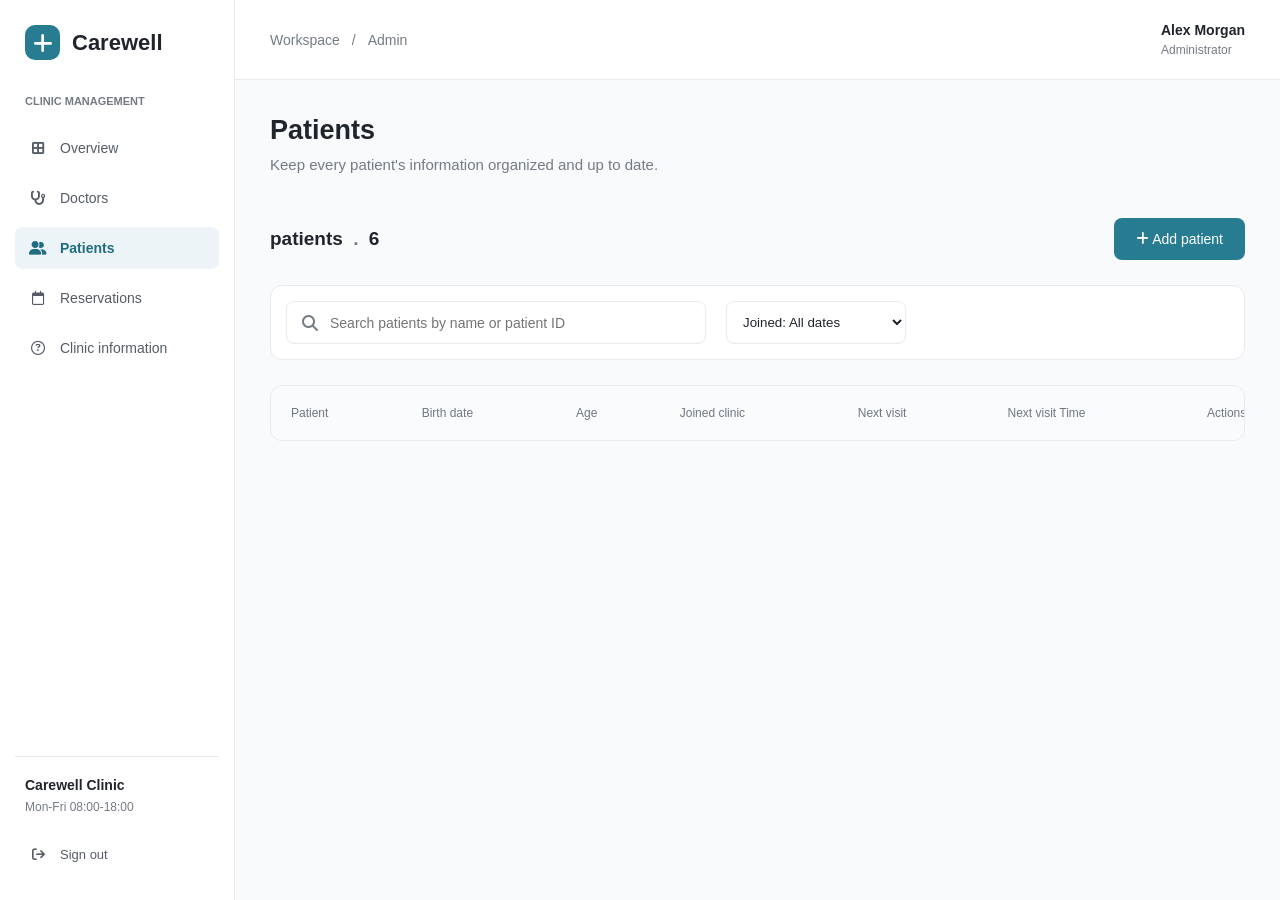
<file: editPatients.html>
<!DOCTYPE html>
<html lang="en">
<head>
    <meta charset="UTF-8">
    <meta name="viewport" content="width=device-width, initial-scale=1.0">
    <title>Patient record | Carewell</title>
    <link rel="stylesheet" href="style.css">
    <link rel="stylesheet"
        href="https://cdnjs.cloudflare.com/ajax/libs/font-awesome/6.5.0/css/all.min.css">
</head>
<body>

<div class="app">
    <aside class="sidebar">
        <div class="logo">
            <div class="logo-icon">
                <i class="fa-solid fa-plus"></i>
            </div>
            <span>Carewell</span>
        </div>

        <p class="sidebar-label">CLINIC MANAGEMENT</p>

        <nav class="sidebar-nav">
            <a href="#" class="nav-link">
                <i class="fa-solid fa-border-all"></i>
                <span>Overview</span>
            </a>

            <a href="#" class="nav-link">
                <i class="fa-solid fa-stethoscope"></i>
                <span>Doctors</span>
            </a>

            <a href="patients.html" class="nav-link active">
                <i class="fa-solid fa-user-group"></i>
                <span>Patients</span>
            </a>

            <a href="#" class="nav-link">
                <i class="fa-regular fa-calendar"></i>
                <span>Reservations</span>
            </a>

            <a href="#" class="nav-link">
                <i class="fa-regular fa-circle-question"></i>
                <span>Clinic information</span>
            </a>
        </nav>

        <div class="sidebar-bottom">
            <div class="clinic-info">
                <strong>Carewell Clinic</strong>
                <p>Mon-Fri · 08:00-18:00</p>
            </div>

            <a href="#" class="nav-link signout">
                <i class="fa-solid fa-arrow-right-from-bracket"></i>
                <span>Sign out</span>
            </a>

        </div>
    </aside>

    <main class="main-content">
        <header class="topbar">
            <div class="breadcrumb">
                <span>Workspace</span>
                <span>/</span>
                <span>Admin</span>
            </div>

            <div class="admin-info">
                <strong>Alex Morgan</strong>
                <small>Administrator</small>
            </div>
        </header>


        <section class="page-content">

            <div class="page-heading">
                <h1>Patient record</h1>

                <p>
                    Patients /
                    <span id="breadcrumbPatientName">Patient</span>
                    / Edit details
                </p>
            </div>

            <div class="record-toolbar">

                <a href="patients.html" class="secondary-btn">
                    <i class="fa-solid fa-arrow-left"></i>
                    Back to patients
                </a>

                <button class="primary-btn" id="savePatientBtn">
                    Save changes
                </button>

            </div>

            <div class="record-layout">

                <div class="record-card">

                    <div class="card-heading">
                        <h2>Personal information</h2>
                        <p>Keep patient details accurate and up to date.</p>
                    </div>


                    <form id="editPatientForm">

                        <div class="photo-section">
                            <img
                                id="patientPhoto"
                                src="https://i.pravatar.cc/150?img=12"
                                alt="Patient photo"
                            >

                            <div class="photo-controls">
                                <label class="secondary-btn upload-btn">
                                    Change photo

                                    <input
                                        type="file"
                                        id="photoInput"
                                        accept="image/png,image/jpeg"
                                        hidden
                                    >
                                </label>

                                <small>JPG or PNG · Up to 5 MB</small>
                            </div>

                        </div>

                        <div class="form-group">
                            <label>Full name</label>
                            <input type="text" id="editName" required>
                        </div>

                        <div class="form-row">

                            <div class="form-group">
                                <label>Birth date</label>
                                <input type="date" id="editBirthDate" required>
                            </div>

                            <div class="form-group">
                                <label>Age · calculated</label>
                                <input type="text" id="editAge" readonly>
                            </div>

                        </div>

                        <div class="form-group half-width">
                            <label>Clinic joining date</label>
                            <input type="date" id="editJoinDate" required>
                        </div>

                        <div class="connected-record">
                            <strong>A connected patient record</strong>
                            <p>
                                Reservation history is linked to this patient's unique ID.
                            </p>
                        </div>

                    </form>

                </div>

                <div class="record-side">

                    <div class="record-card details-card">
                        <h2>Patient details</h2>
                        <div class="detail-item">

                            <span>Patient ID</span>

                            <strong id="patientIdDisplay">
                                #PT-1024
                            </strong>

                        </div>

                        <div class="detail-item">

                            <span>Reservations</span>

                            <strong id="reservationInfo">
                                0 visits
                            </strong>
                        </div>
                    </div>

                    <div class="record-card delete-card">
                        <h3>Delete patient</h3>

                        <p>
                            Permanently remove this patient's record.
                            This action cannot be undone.
                        </p>

                        <button class="secondary-btn delete-btn"
                            id="deletePatientBtn">

                            Delete patient...

                        </button>
                    </div>
                </div>
            </div>
        </section>
    </main>
</div>

<script src="script.js"></script>

</body>
</html>
</file>
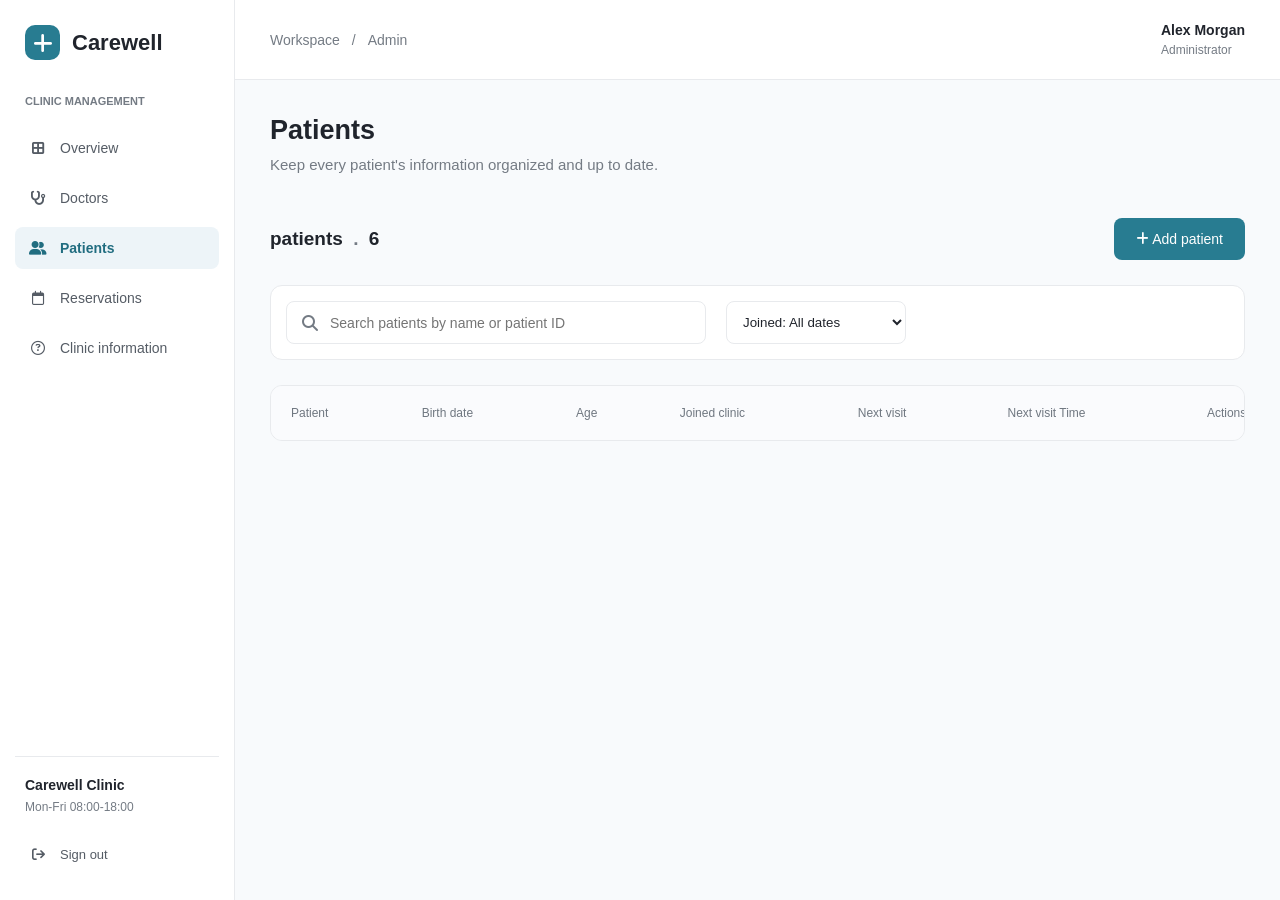
<file: Patient_Record.html>
<!DOCTYPE html>
<html lang="en">
<head>
    <meta charset="UTF-8">
    <meta name="viewport" content="width=device-width, initial-scale=1.0">
    <title>Patient record | Carewell</title>
    <link rel="stylesheet" href="style.css">
    <link rel="stylesheet"
        href="https://cdnjs.cloudflare.com/ajax/libs/font-awesome/6.5.0/css/all.min.css">
</head>
<body>

<div class="app">
    <aside class="sidebar">
        <div class="logo">
            <div class="logo-icon">
                <i class="fa-solid fa-plus"></i>
            </div>
            <span>Carewell</span>
        </div>

        <p class="sidebar-label">CLINIC MANAGEMENT</p>

        <nav class="sidebar-nav">
            <a href="#" class="nav-link">
                <i class="fa-solid fa-border-all"></i>
                <span>Overview</span>
            </a>

            <a href="#" class="nav-link">
                <i class="fa-solid fa-stethoscope"></i>
                <span>Doctors</span>
            </a>

            <a href="patients.html" class="nav-link active">
                <i class="fa-solid fa-user-group"></i>
                <span>Patients</span>
            </a>

            <a href="#" class="nav-link">
                <i class="fa-regular fa-calendar"></i>
                <span>Reservations</span>
            </a>

            <a href="#" class="nav-link">
                <i class="fa-regular fa-circle-question"></i>
                <span>Clinic information</span>
            </a>
        </nav>

        <div class="sidebar-bottom">
            <div class="clinic-info">
                <strong>Carewell Clinic</strong>
                <p>Mon-Fri · 08:00-18:00</p>
            </div>

            <a href="#" class="nav-link signout">
                <i class="fa-solid fa-arrow-right-from-bracket"></i>
                <span>Sign out</span>
            </a>

        </div>
    </aside>

    <main class="main-content">
        <header class="topbar">
            <div class="breadcrumb">
                <span>Workspace</span>
                <span>/</span>
                <span>Admin</span>
            </div>

            <div class="admin-info">
                <strong>Alex Morgan</strong>
                <small>Administrator</small>
            </div>
        </header>


        <section class="page-content">

            <div class="page-heading">
                <h1>Patient record</h1>

                <p>
                    Patients /
                    <span id="breadcrumbPatientName">Patient</span>
                    / Edit details
                </p>
            </div>

            <div class="record-toolbar">

                <a href="patients.html" class="secondary-btn">
                    <i class="fa-solid fa-arrow-left"></i>
                    Back to patients
                </a>

                <button class="primary-btn" id="savePatientBtn">
                    Save changes
                </button>

            </div>

            <div class="record-layout">

                <div class="record-card">

                    <div class="card-heading">
                        <h2>Personal information</h2>
                        <p>Keep patient details accurate and up to date.</p>
                    </div>


                    <form id="editPatientForm">

                        <div class="photo-section">
                            <img
                                id="patientPhoto"
                                src="https://i.pravatar.cc/150?img=12"
                                alt="Patient photo"
                            >

                            <div class="photo-controls">
                                <label class="secondary-btn upload-btn">
                                    Change photo

                                    <input
                                        type="file"
                                        id="photoInput"
                                        accept="image/png,image/jpeg"
                                        hidden
                                    >
                                </label>

                                <small>JPG or PNG · Up to 5 MB</small>
                            </div>

                        </div>

                        <div class="form-group">
                            <label>Full name</label>
                            <input type="text" id="editName" required>
                        </div>

                        <div class="form-row">

                            <div class="form-group">
                                <label>Birth date</label>
                                <input type="date" id="editBirthDate" required>
                            </div>

                            <div class="form-group">
                                <label>Age · calculated</label>
                                <input type="text" id="editAge" readonly>
                            </div>

                        </div>

                        <div class="form-group half-width">
                            <label>Clinic joining date</label>
                            <input type="date" id="editJoinDate" required>
                        </div>

                        <div class="connected-record">
                            <strong>A connected patient record</strong>
                            <p>
                                Reservation history is linked to this patient's unique ID.
                            </p>
                        </div>

                    </form>

                </div>

                <div class="record-side">

                    <div class="record-card details-card">
                        <h2>Patient details</h2>
                        <div class="detail-item">

                            <span>Patient ID</span>

                            <strong id="patientIdDisplay">
                                #PT-1024
                            </strong>

                        </div>

                        <div class="detail-item">

                            <span>Reservations</span>

                            <strong id="reservationInfo">
                                0 visits
                            </strong>
                        </div>
                    </div>

                    <div class="record-card delete-card">
                        <h3>Delete patient</h3>

                        <p>
                            Permanently remove this patient's record.
                            This action cannot be undone.
                        </p>

                        <button class="secondary-btn delete-btn"
                            id="deletePatientBtn">

                            Delete patient...

                        </button>
                    </div>
                </div>
            </div>
        </section>
    </main>
</div>

<script src="script.js"></script>

</body>
</html>
</file>
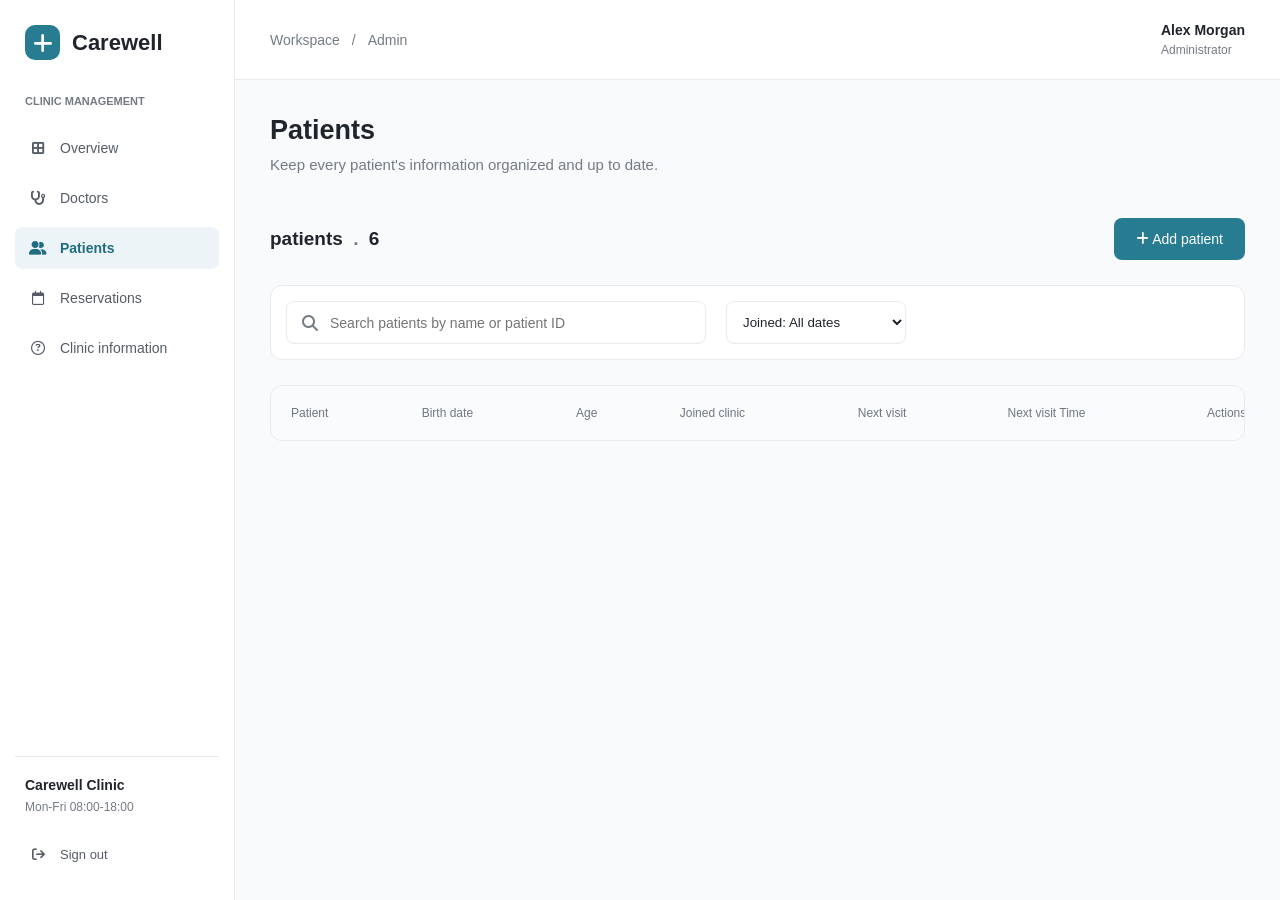
<file: patients.html>
<html lang="en">
    <head>
    <meta charset="UTF-8">
    <meta name="viewport" content="width=device-width, initial-scale=1.0">
    <title>Patients | Carewell</title>
    <link rel="stylesheet" href="style.css">
    <link rel="stylesheet"
    href="https://cdnjs.cloudflare.com/ajax/libs/font-awesome/6.5.0/css/all.min.css">
</head>

    <body>
        <div class="app">

            <aside class="sidebar">
                <div class="logo">
                    <div class="logo-icon">
                        <i class="fa-solid fa-plus"></i>
                    </div>
                    <span>Carewell</span>
                </div>

                <p class="sidebar-label">CLINIC MANAGEMENT</p>

                <nav class="sidebar-nav">
                    <a href="#" class="nav-link">
                        <i class="fa-solid fa-border-all"></i>
                        <span>Overview</span>
                    </a>

                    <a href="#" class="nav-link">
                        <i class="fa-solid fa-stethoscope"></i>
                        <span>Doctors</span>
                    </a>

                    <a href="patients.html" class="nav-link active">
                        <i class="fa-solid fa-user-group"></i>
                        <span>Patients</span>
                    </a>

                    <a href="#" class="nav-link">
                    <i class="fa-regular fa-calendar"></i>
                    <span>Reservations</span>
                    </a>

                    <a href="#" class="nav-link">
                        <i class="fa-regular fa-circle-question"></i>
                        <span>Clinic information</span>
                    </a>
                </nav>

                <div class="sidebar-bottom">
                    <div class="clinic-info">
                        <strong>Carewell Clinic</strong>
                        <p>Mon-Fri 08:00-18:00</p>
                    </div>

                    <a href="#" class="nav-link signout">
                        <i class="fa-solid fa-arrow-right-from-bracket"></i>
                        <span>Sign out</span>
                    </a>
                </div>
            </aside>

            <main class="main-content">
                <header class="topbar">
                    <div class="breadcrumb">
                        <span>Workspace</span>
                        <span>/</span>
                        <span>Admin</span>
                    </div>

                    <div class="admin-info">
                        <strong>Alex Morgan</strong>
                        <small>Administrator</small>
                    </div>
                </header>

                <section class="page-content">
                    <div class="page-heading">
                        <div>
                            <h1>Patients</h1>
                            <p>Keep every patient's information organized and up to date.</p>
                        </div>
                    </div>

                    <div class="patients-header">
                        <h2>
                            patients <span class="dot">.</span>
                            <span id="patientCount">0</span>
                        </h2>

                        <button class="primary-btn" id="addPatientBtn">
                            <i class="fa-solid fa-plus"></i>
                             Add patient
                        </button>
                    </div>

                    <div class="filter-box">
                        <div class="search-box">
                            <i class="fa-solid fa-magnifying-glass"></i>

                            <input
                        type="text"
                        id="searchInput"
                        placeholder="Search patients by name or patient ID"
                             >
                        </div>

                <select id="dateFilter">
                    <option value="all">Joined: All dates</option>
                    <option value="2025">Joined: 2025</option>
                    <option value="2024">Joined: 2024</option>
                    <option value="2023">Joined: 2023</option>
                    <option value="2022">Joined: 2022</option>
                    <option value="2021">Joined: 2021</option>
                </select>
              </div>

              <div class="table-container">
                <table class="patients-table">
                    
                    <thead>
                        <tr>
                            <th>Patient</th>
                            <th>Birth date</th>
                            <th>Age</th>
                            <th>Joined clinic</th>
                            <th>Next visit</th>
                            <th>Next visit Time</th>
                            <th>Actions</th>
                        </tr>
                    </thead>

                    <tbody id="patientsTableBody"></tbody>
                </table>

                <div id="emptyMessage" class="empty-message hidden">
                    No patients found.
                </div>

                <div class="mobile-patients" id="mobilePatients"></div>
              </div>
                </section>
            </main>
        </div>

        <div class="modal-overly hidden" id="addPatientModal">

            <div class="modal">
                <div class="modal-header">
                    <h2>Add patient</h2>
                    <button class="close-btn" id="closeModal">&times;</button>
                </div>

                <form id="addPatientForm">
                    <div class="form-group">
                        <label>Full Name</label>
                        <input type="text" name="required">
                    </div>

                    <div class="form-group">
                        <label>Birth Date</label>
                        <input type="date" name="joinDate" required>
                    </div>
                    
            <div class="form-group">
                <label>Clinic joining date</label>
                <input type="date" name="joinDate" required>
            </div>

            <div class="form-group">
                <label>Next visit date</label>
                <input type="date" name="nextVisit">
            </div>

            <div class="form-group">
                <label>Next visit time</label>
                <input type="time" name="nextVisitTime">
            </div>

            <button type="submit" class="primary-btn full-width">
                Add patient
            </button>

                </form>
            </div>
        </div>

        <script src="script.js"></script>
    </body>
</html>
</file>
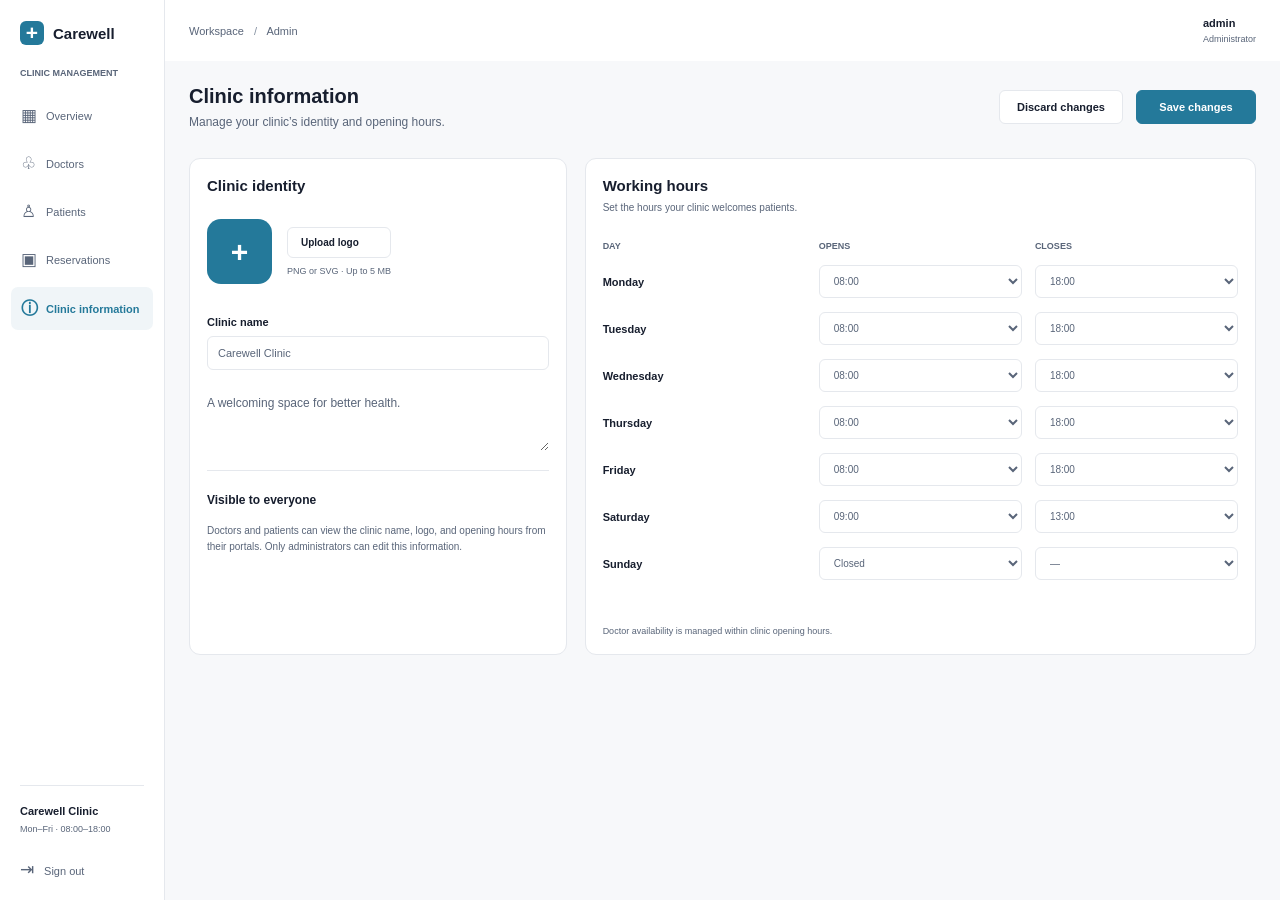
<file: html/information.html>
<!DOCTYPE html>
<html lang="en">
<head>
    <meta charset="UTF-8">
    <meta name="viewport" content="width=device-width, initial-scale=1.0">

    <title>Clinic Information | Carewell</title>

    <link rel="stylesheet" href="../style/information.css">
</head>
<body>

    <div class="dashboard">

        <!-- Sidebar -->
        <aside class="sidebar">

             <a class="brand" href="../index.html">
                 <div class="brand-icon">+</div>
                <h2>Carewell</h2>
            </a>

            <p class="sidebar-heading">CLINIC MANAGEMENT</p>

            <nav class="navigation">
                <a href="../index.html" class="nav-link">
                    <span class="nav-icon">▦</span>
                    Overview
                </a>

                <a href="#" class="nav-link">
                    <span class="nav-icon">♧</span>
                    Doctors
                </a>

                <a href="#" class="nav-link">
                    <span class="nav-icon">♙</span>
                    Patients
                </a>

                <a href="#" class="nav-link">
                    <span class="nav-icon">▣</span>
                    Reservations
                </a>

                <a href="information.html" class="nav-link active">
                    <span class="nav-icon">ⓘ</span>
                    Clinic information
                </a>
            </nav>

            <div class="sidebar-bottom">
                <div class="clinic-details">
                    <strong>Carewell Clinic</strong>
                    <span>Mon–Fri · 08:00–18:00</span>
                </div>

                <a href="./staff_login.html" class="sign-out">
                    <span>⇥</span> Sign out
                </a>
            </div>

        </aside>

        <!-- Main Content -->
        <main class="main-content">

            <!-- Top Header -->
            <header class="topbar">

                <div class="breadcrumb">
                    Workspace <span>/</span> Admin
                </div>

                <div class="admin-info">
                    <strong>admin</strong>
                    <span>Administrator</span>
                </div>

            </header>

            <!-- Page Content -->
            <section class="page-content">

                <div class="page-header">

                    <div>
                        <h1>Clinic information</h1>
                        <p>Manage your clinic’s identity and opening hours.</p>
                    </div>

                    <div class="header-actions">
                        <button type="button" id="discardBtn" class="btn btn-discard">
                            Discard changes
                        </button>

                        <button type="button" id="saveBtn" class="btn btn-save">
                            Save changes
                        </button>
                    </div>

                </div>

                <div class="content-grid">

                    <!-- Clinic Identity Card -->
                    <section class="card identity-card">

                        <h2>Clinic identity</h2>

                        <!-- Logo Upload -->
                        <div class="logo-section">

                            <div class="logo-preview" id="logoPreview">
                                <span>+</span>
                            </div>

                            <div class="upload-area">
                                <label for="logoInput" class="upload-btn">
                                    Upload logo
                                </label>

                                <input
                                    type="file"
                                    id="logoInput"
                                    accept="image/png, image/svg+xml"
                                    hidden
                                >

                                <p>PNG or SVG · Up to 5 MB</p>
                            </div>

                        </div>

                        <!-- Clinic Name -->
                        <div class="form-group">
                            <label for="clinicName">Clinic name</label>

                            <input
                                type="text"
                                id="clinicName"
                                value="Carewell Clinic"
                                placeholder="Enter clinic name"
                            >
                        </div>

                        <!-- Description -->
                        <textarea
                            id="clinicDescription"
                            class="clinic-description"
                            placeholder="Enter clinic description"
                        >A welcoming space for better health.</textarea>

                        <div class="identity-divider"></div>

                        <!-- Visibility Information -->
                        <div class="visibility-section">

                            <h3>Visible to everyone</h3>

                            <p>
                                Doctors and patients can view the clinic name,
                                logo, and opening hours from their portals.
                                Only administrators can edit this information.
                            </p>

                        </div>

                    </section>

                    <!-- Working Hours Card -->
                    <section class="card hours-card">

                        <div class="hours-header">
                            <h2>Working hours</h2>
                            <p>Set the hours your clinic welcomes patients.</p>
                        </div>

                        <!-- Working Hours Table -->
                        <div class="hours-table">

                            <div class="hours-row table-heading">
                                <span>DAY</span>
                                <span>OPENS</span>
                                <span>CLOSES</span>
                            </div>

                            <!-- Monday -->
                            <div class="hours-row">
                                <label>Monday</label>
                                <select class="open-time">
                                    <option>08:00</option>
                                    <option>09:00</option>
                                    <option>10:00</option>
                                    <option>11:00</option>
                                </select>
                                <select class="close-time">
                                    <option>18:00</option>
                                    <option>17:00</option>
                                    <option>19:00</option>
                                    <option>20:00</option>
                                </select>
                            </div>

                            <!-- Tuesday -->
                            <div class="hours-row">
                                <label>Tuesday</label>
                                <select class="open-time">
                                    <option>08:00</option>
                                    <option>09:00</option>
                                    <option>10:00</option>
                                    <option>11:00</option>
                                </select>
                                <select class="close-time">
                                    <option>18:00</option>
                                    <option>17:00</option>
                                    <option>19:00</option>
                                    <option>20:00</option>
                                </select>
                            </div>

                            <!-- Wednesday -->
                            <div class="hours-row">
                                <label>Wednesday</label>
                                <select class="open-time">
                                    <option>08:00</option>
                                    <option>09:00</option>
                                    <option>10:00</option>
                                    <option>11:00</option>
                                </select>
                                <select class="close-time">
                                    <option>18:00</option>
                                    <option>17:00</option>
                                    <option>19:00</option>
                                    <option>20:00</option>
                                </select>
                            </div>

                            <!-- Thursday -->
                            <div class="hours-row">
                                <label>Thursday</label>
                                <select class="open-time">
                                    <option>08:00</option>
                                    <option>09:00</option>
                                    <option>10:00</option>
                                    <option>11:00</option>
                                </select>
                                <select class="close-time">
                                    <option>18:00</option>
                                    <option>17:00</option>
                                    <option>19:00</option>
                                    <option>20:00</option>
                                </select>
                            </div>

                            <!-- Friday -->
                            <div class="hours-row">
                                <label>Friday</label>
                                <select class="open-time">
                                    <option>08:00</option>
                                    <option>09:00</option>
                                    <option>10:00</option>
                                    <option>11:00</option>
                                </select>
                                <select class="close-time">
                                    <option>18:00</option>
                                    <option>17:00</option>
                                    <option>19:00</option>
                                    <option>20:00</option>
                                </select>
                            </div>

                            <!-- Saturday -->
                            <div class="hours-row">
                                <label>Saturday</label>
                                <select class="open-time">
                                    <option>09:00</option>
                                    <option>08:00</option>
                                    <option>10:00</option>
                                </select>
                                <select class="close-time">
                                    <option>13:00</option>
                                    <option>14:00</option>
                                    <option>15:00</option>
                                    <option>18:00</option>
                                </select>
                            </div>

                            <!-- Sunday -->
                            <div class="hours-row">
                                <label>Sunday</label>
                                <select class="open-time sunday-open">
                                    <option value="Closed">Closed</option>
                                    <option value="08:00">08:00</option>
                                    <option value="09:00">09:00</option>
                                </select>

                                <select class="close-time sunday-close" disabled>
                                    <option value="">—</option>
                                    <option>13:00</option>
                                    <option>18:00</option>
                                </select>
                            </div>

                        </div>

                        <p class="hours-note">
                            Doctor availability is managed within clinic opening hours.
                        </p>

                    </section>

                </div>

                <p id="statusMessage" class="status-message"></p>

            </section>

        </main>

    </div>

    <script src="../js/information.js"></script>

</body>
</html>
</file>
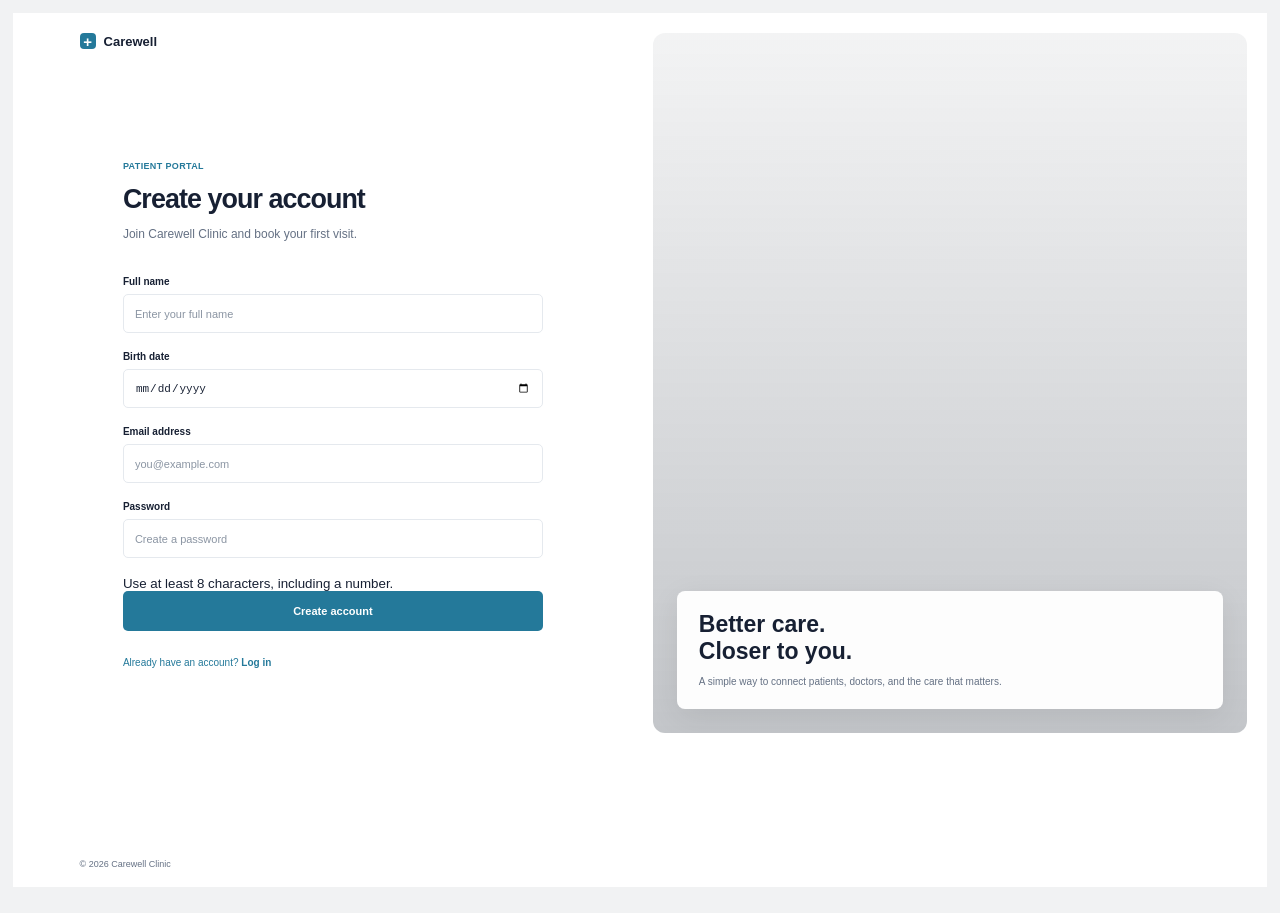
<file: html/patien_register.html>
<!DOCTYPE html>
<html lang="en">
<head>
    <meta charset="UTF-8">
    <meta name="viewport" content="width=device-width, initial-scale=1.0">
    <title>Create Account | Carewell</title>
    <link rel="stylesheet" href="../style/patient_register.css">
</head>
<body>

    <main class="auth-layout">

        <section class="auth-panel">

            <a class="brand" href="../index.html">
                <span class="brand-mark">+</span>
                <span>Carewell</span>
            </a>

            <div class="form-wrap">

                <p class="eyebrow">PATIENT PORTAL</p>

                <h1>Create your account</h1>

                <p class="subtitle">
                    Join Carewell Clinic and book your first visit.
                </p>

                <form id="registerForm">

                    <label for="fullName">Full name</label>
                    <input
                        type="text"
                        id="fullName"
                        placeholder="Enter your full name"
                        required
                    >

                    <label for="birthDate">Birth date</label>
                    <input
                        type="date"
                        id="birthDate"
                        required
                    >

                    <label for="email">Email address</label>
                    <input
                        type="email"
                        id="email"
                        placeholder="you@example.com"
                        required
                    >

                    <label for="password">Password</label>
                    <input
                        type="password"
                        id="password"
                        placeholder="Create a password"
                        minlength="8"
                        required
                    >

                    <small>
                        Use at least 8 characters, including a number.
                    </small>

                    <button type="submit" class="primary-btn">
                        Create account
                    </button>

                </form>

                <p class="switch-link">
                    Already have an account?
                    <a href="patient_login.html">Log in</a>
                </p>

            </div>

            <p class="copyright">© 2026 Carewell Clinic</p>

        </section>

        <aside class="visual-panel">

            <div class="visual-copy">
                <h2>Better care.<br>Closer to you.</h2>
                <p>
                    A simple way to connect patients, doctors,
                    and the care that matters.
                </p>
            </div>

        </aside>

    </main>

    <script src="../js/patient_register.js"></script>
</body>
</html>
</file>
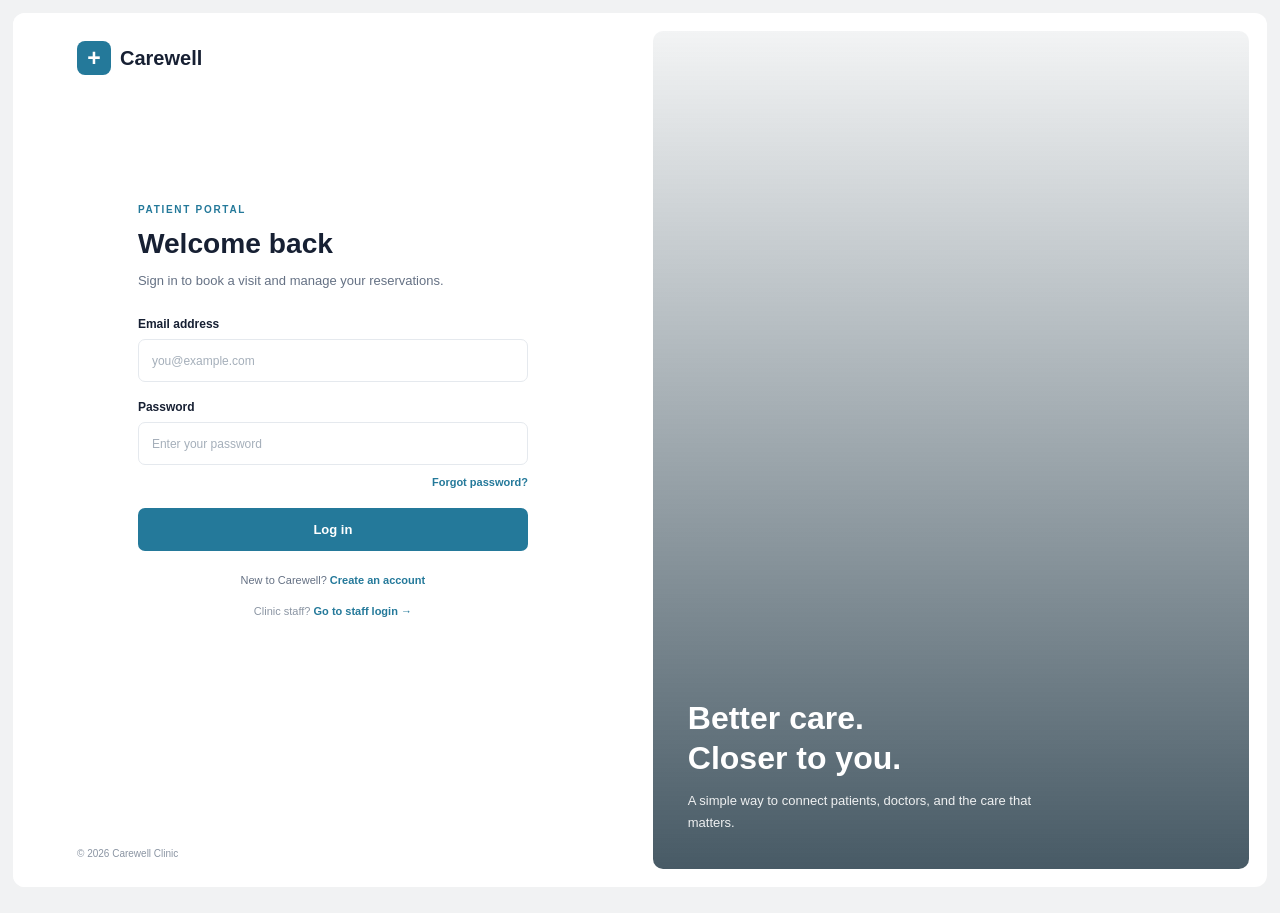
<file: html/patient_login.html>
<!DOCTYPE html>
<html lang="en">
<head>
    <meta charset="UTF-8">
    <meta name="viewport" content="width=device-width, initial-scale=1.0">
    <title>Patient Login | Carewell</title>
    <link rel="stylesheet" href="../style/patient_login.css">
</head>
<body>

    <main class="auth-layout">

        <section class="auth-panel">

            <a class="brand" href="../index.html">
                <span class="brand-mark">+</span>
                <span>Carewell</span>
            </a>

            <div class="form-wrap">

                <p class="eyebrow">PATIENT PORTAL</p>

                <h1>Welcome back</h1>

                <p class="subtitle">
                    Sign in to book a visit and manage your reservations.
                </p>

                <form id="patientLoginForm">

                    <label for="email">Email address</label>
                    <input type="email" id="email" placeholder="you@example.com" required>

                    <label for="password">Password</label>
                    <input type="password" id="password" placeholder="Enter your password" required>

                    <a href="#" class="forgot-link" id="forgotPassword">
                        Forgot password?
                    </a>

                    <button type="submit" class="primary-btn">Log in</button>

                </form>

                <p class="switch-link">
                    New to Carewell?
                    <a href="patien_register.html">Create an account</a>
                </p>

                <p class="staff-link">
                    Clinic staff?
                    <a href="staff_login.html">Go to staff login →</a>
                </p>

            </div>

            <p class="copyright">© 2026 Carewell Clinic</p>

        </section>

        <aside class="visual-panel">

            <div class="visual-copy">
                <h2>Better care.<br>Closer to you.</h2>
                <p>
                    A simple way to connect patients, doctors,
                    and the care that matters.
                </p>
            </div>

        </aside>

    </main>

    <script src="../js/patient_login.js"></script>
</body>
</html>
</file>
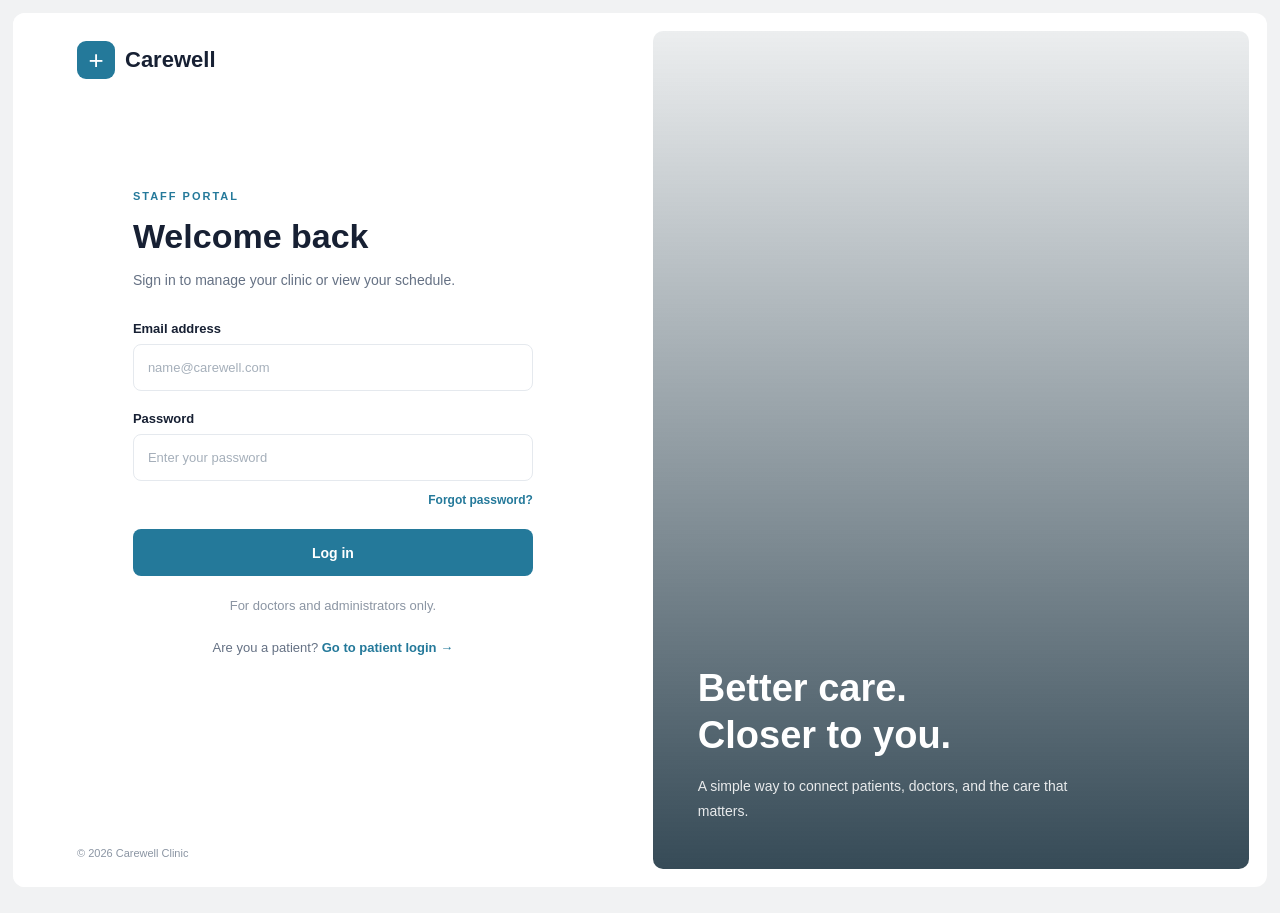
<file: html/staff_login.html>
<!DOCTYPE html>
<html lang="en">
<head>
    <meta charset="UTF-8">
    <meta name="viewport" content="width=device-width, initial-scale=1.0">
    <title>Staff Login | Carewell</title>
    <link rel="stylesheet" href="../style/staff_login.css">
    
</head>
<body>

    <main class="auth-layout">

        <section class="auth-panel">

            <a class="brand" href="../index.html">
                <span class="brand-mark">+</span>
                <span>Carewell</span>
            </a>

            <div class="form-wrap">

                <p class="eyebrow">STAFF PORTAL</p>

                <h1>Welcome back</h1>

                <p class="subtitle">
                    Sign in to manage your clinic or view your schedule.
                </p>

                <form id="staffLoginForm">

                    <label for="email">Email address</label>
                    <input type="email" id="email" placeholder="name@carewell.com" required>

                    <label for="password">Password</label>
                    <input type="password" id="password" placeholder="Enter your password" required>

                    <a href="#" class="forgot-link" id="forgotPassword">
                        Forgot password?
                    </a>

                    <button type="submit" class="primary-btn">Log in</button>

                </form>

                <p class="helper-text">
                    For doctors and administrators only.
                </p>

                <p class="switch-link">
                    Are you a patient?
                    <a href="patient_login.html">Go to patient login →</a>
                </p>

            </div>

            <p class="copyright">© 2026 Carewell Clinic</p>

        </section>

        <aside class="visual-panel">

            <div class="visual-copy">
                <h2>Better care.<br>Closer to you.</h2>
                <p>
                    A simple way to connect patients, doctors,
                    and the care that matters.
                </p>
            </div>

        </aside>

    </main>

    <script src="../js/staff_login.js"></script>
</body>
</html>
</file>
<file: style.css>
* {
    margin: 0;
    padding: 0;
    box-sizing: border-box;
}
:root {
    --primary: #287c91;
    --primary-dark: #216d80;
    --primary-light: #edf4f8;
    --text: #20242c;
    --muted: #747b84;
    --border: #e8eaed;
    --background: #f8fafc;
    --white: #ffffff;
    --danger: #c94c4c;
}
body {
    font-family: Arial, Helvetica, sans-serif;
    background: var(--background);
    color: var(--text);
}
button,
input,
select {
    font-family: inherit;
}
button {
    cursor: pointer;
}
a {
    text-decoration: none;
    color: inherit;
}
.hidden {
    display: none !important;
}
.app {
    min-height: 100vh;
    display: flex;
}
.sidebar {
    width: 235px;
    background: var(--white);
    border-right: 1px solid var(--border);
    padding: 25px 15px;
    display: flex;
    flex-direction: column;
    position: fixed;
    top: 0;
    bottom: 0;
    left: 0;
    z-index: 100;
}
.logo {
    display: flex;
    align-items: center;
    gap: 12px;
    padding: 0 10px;
    font-size: 22px;
    font-weight: bold;
}
.logo-icon {
    width: 35px;
    height: 35px;
    border-radius: 10px;
    background: var(--primary);
    color: white;
    display: flex;
    justify-content: center;
    align-items: center;
}
.sidebar-label {
    margin: 35px 10px 20px;
    font-size: 11px;
    color: var(--muted);
    font-weight: 600;
}
.sidebar-nav {
    display: flex;
    flex-direction: column;
    gap: 8px;
}
.nav-link {
    display: flex;
    align-items: center;
    gap: 13px;
    padding: 13px 14px;
    border-radius: 8px;
    font-size: 14px;
    color: #555c65;
    transition: 0.2s;
}
.nav-link i {
    width: 18px;
    text-align: center;
}
.nav-link:hover {
    background: #f4f7f9;
}
.nav-link.active {
    background: var(--primary-light);
    color: var(--primary-dark);
    font-weight: 600;
}
.sidebar-bottom {
    margin-top: auto;
}
.clinic-info {
    border-top: 1px solid var(--border);

    padding: 20px 10px;
}
.clinic-info strong {
    font-size: 14px;
}
.clinic-info p {
    color: var(--muted);
    font-size: 12px;
    margin-top: 7px;
}
.signout {
    font-size: 13px;
}
.main-content {
    margin-left: 235px;
    width: calc(100% - 235px);
}
.topbar {
    height: 80px;
    background: white;
    border-bottom: 1px solid var(--border);
    padding: 0 35px;
    display: flex;
    align-items: center;
    justify-content: space-between;
}
.breadcrumb {
    display: flex;
    align-items: center;
    gap: 12px;
    color: var(--muted);
    font-size: 14px;
}
.admin-info {
    display: flex;
    flex-direction: column;
    gap: 5px;
}
.admin-info strong {
    font-size: 14px;
}
.admin-info small {
    font-size: 12px;
    color: var(--muted);
}
.page-content {
    padding: 35px;
}
.page-heading h1 {
    font-size: 27px;
    margin-bottom: 10px;
}
.page-heading p {
    color: var(--muted);
    font-size: 15px;
}
.primary-btn {
    background: var(--primary);
    color: white;
    border: none;
    border-radius: 8px;
    padding: 13px 22px;
    font-size: 14px;
    transition: 0.2s;
}
.primary-btn:hover {
    background: var(--primary-dark);
}
.secondary-btn {
    background: white;
    color: var(--text);
    border: 1px solid var(--border);
    border-radius: 8px;
    padding: 13px 18px;
    display: inline-flex;
    align-items: center;
    gap: 10px;
    font-size: 14px;
    transition: 0.2s;
}
.secondary-btn:hover {
    background: #f8fafc;
}
.patients-header {
    margin-top: 45px;
    margin-bottom: 25px;
    display: flex;
    justify-content: space-between;
    align-items: center;
}
.patients-header h2 {
    font-size: 19px;
}
.dot {
    color: var(--muted);
    margin: 0 5px;
}
.filter-box {
    background: white;
    border: 1px solid var(--border);
    border-radius: 12px;
    padding: 15px;
    display: flex;
    gap: 20px;
    margin-bottom: 25px;
}
.search-box {
    width: 420px;
    max-width: 100%;
    display: flex;
    align-items: center;
    gap: 12px;
    border: 1px solid var(--border);
    border-radius: 8px;
    padding: 12px 15px;
}
.search-box i {
    color: var(--muted);
}
.search-box input {
    width: 100%;
    border: none;
    outline: none;
    font-size: 14px;
}
.filter-box select {
    border: 1px solid var(--border);
    border-radius: 8px;
    padding: 12px;
    background: white;
    color: var(--text);
    min-width: 180px;
    outline: none;
}
.table-container {
    background: white;
    border: 1px solid var(--border);
    border-radius: 12px;
    overflow-x: auto;
}
.patients-table {
    width: 100%;
    border-collapse: collapse;
    min-width: 1050px;
}
.patients-table th {
    text-align: left;
    font-size: 12px;
    font-weight: 500;
    color: #6f7780;
    padding: 20px;
    background: #fafbfd;
}
.patients-table td {
    padding: 20px;
    border-top: 1px solid var(--border);
    font-size: 13px;
    white-space: nowrap;
}
.patient-cell {
    display: flex;
    align-items: center;
    gap: 12px;
}
.patient-cell img {
    width: 42px;
    height: 42px;
    border-radius: 50%;
    object-fit: cover;
}
.patient-name {
    font-weight: 600;
}
.patient-id {
    display: block;
    color: var(--muted);
    font-size: 12px;
    margin-top: 5px;
}
.actions {
    display: flex;
    gap: 12px;
}
.action-link {
    color: var(--primary-dark);
    font-size: 13px;
    font-weight: 500;
}
.action-link:hover {
    text-decoration: underline;
}
.action-link.delete {
    color: var(--danger);
}
.empty-message {
    padding: 30px;
    text-align: center;
    color: var(--muted);
}
.mobile-patients {
    display: none;
}
.record-toolbar {
    display: flex;
    justify-content: space-between;
    align-items: center;
    margin: 35px 0 25px;
}
.record-layout {
    display: grid;
    grid-template-columns: minmax(0, 2fr) minmax(280px, 1fr);
    gap: 25px;
    align-items: start;
}
.record-card {
    background: white;
    border: 1px solid var(--border);
    border-radius: 12px;
    padding: 25px;
}
.card-heading h2,
.details-card h2 {
    font-size: 21px;
}
.card-heading p {
    color: var(--muted);
    font-size: 14px;
    margin-top: 10px;
    margin-bottom: 30px;
}
.photo-section {
    display: flex;
    align-items: center;
    gap: 20px;
    margin-bottom: 35px;
}
.photo-section img {
    width: 85px;
    height: 85px;
    border-radius: 18px;
    object-fit: cover;
}
.photo-controls {
    display: flex;
    flex-direction: column;
    gap: 10px;
}
.photo-controls small {
    color: var(--muted);
    font-size: 12px;
}
.upload-btn {
    cursor: pointer;
}
.form-group {
    display: flex;
    flex-direction: column;
    gap: 10px;
    margin-bottom: 25px;
}
.form-group label {
    font-size: 14px;
   font-weight: 600;
}
.form-group input {
    width: 100%;
    border: 1px solid var(--border);
    border-radius: 8px;
    padding: 14px;
    font-size: 14px;
    outline: none;
    background: white;
    transition: 0.2s;
}
.form-group input:focus {
    border-color: var(--primary);
    box-shadow: 0 0 0 3px rgba(40, 124, 145, 0.08);
}
.form-group input[readonly] {
    background: #f8fafc;
    color: var(--muted);
}
.form-row {
    display: grid;
    grid-template-columns: 1fr 1fr;
    gap: 25px;
}
.half-width {
    width: 50%;
}
.connected-record {
    background: #f8fafc;
    border-radius: 10px;
    padding: 20px;
    margin-top: 20px;
}
.connected-record strong {
    font-size: 14px;
}
.connected-record p {
    color: var(--muted);
    font-size: 14px;
    line-height: 1.6;
    margin-top: 10px;
}
.record-side {
    display: flex;
    flex-direction: column;
    gap: 25px;
}
.details-card h2 {
    margin-bottom: 30px;
}
.detail-item {
    display: flex;
    flex-direction: column;
    gap: 12px;

    margin-bottom: 30px;
}
.detail-item span {
    color: var(--muted);
    font-size: 13px;
}
.detail-item strong {
    font-size: 15px;
}
.delete-card h3 {
    font-size: 17px;
}
.delete-card p {
    color: var(--muted);
    font-size: 14px;
    line-height: 1.6;
    margin: 15px 0 25px;
}
.delete-btn {
    color: #4d545c;
}
.modal-overlay {
    position: fixed;
    inset: 0;
    background: rgba(20, 30, 40, 0.45);
    display: flex;
    align-items: center;
    justify-content: center;
    z-index: 1000;
    padding: 20px;
}
.modal {
    background: white;
    width: 450px;
    max-width: 100%;
    padding: 25px;
    border-radius: 14px;
    max-height: 90vh;
    overflow-y: auto;
}
.modal-header {
    display: flex;
    justify-content: space-between;
    align-items: center;
    margin-bottom: 25px;
}
.modal-header h2 {
    font-size: 20px;
}
.close-btn {
    background: none;
    border: none;
    font-size: 25px;
    color: var(--muted);
}
.full-width {
    width: 100%;
}

@media (max-width: 1100px) {
    .record-layout {
        grid-template-columns: 1fr;
    }
    .record-side {
        display: grid;
        grid-template-columns: 1fr 1fr;
    }
    .page-content {
        padding: 25px;
    }
}

@media (max-width: 800px) {
    .sidebar {
        width: 70px;
        padding: 20px 10px;
    }
    .logo span,
    .sidebar-label,
    .nav-link span,
    .clinic-info,
    .signout span {
        display: none;
    }
    .logo {
        justify-content: center;
        padding: 0;
    }
    .nav-link {
        justify-content: center;
        padding: 15px 10px;
    }
    .main-content {
        margin-left: 70px;
        width: calc(100% - 70px);
    }
    .topbar {
        padding: 0 20px;
    }
    .filter-box {
        flex-direction: column;
    }
    .search-box {
        width: 100%;
    }
}

@media (max-width: 600px) {
    .page-content {
        padding: 20px 15px;
    }
    .page-heading h1 {
        font-size: 22px;
    }
    .page-heading p {
        font-size: 13px;
    }
    .admin-info {
        display: none;
    }
    .patients-header {
        flex-direction: column;
        align-items: flex-start;
        gap: 15px;
    }
    .patients-header button {
        width: 100%;
    }
    .record-toolbar {
        flex-direction: column-reverse;
        align-items: stretch;
        gap: 15px;
    }
    .record-toolbar button,
    .record-toolbar a {
        justify-content: center;
    }

    .record-card {
        padding: 20px;
    }
    .form-row {
        grid-template-columns: 1fr;
        gap: 0;
    }
    .half-width {
        width: 100%;
    }
    .record-side {
        grid-template-columns: 1fr;
    }
    .photo-section {
        align-items: flex-start;
    }
    .breadcrumb {
        font-size: 12px;
    }
}
</file>
<file: style/information.css>
/* ==============================
   1. CSS VARIABLES
================================ */

:root {
    --primary-color: #24799a;
    --primary-hover: #1d6784;

    --background-color: #f7f8fa;
    --sidebar-color: #ffffff;
    --card-color: #ffffff;

    --text-color: #171e2e;
    --secondary-text: #596579;
    --muted-text: #8490a1;

    --border-color: #e5e8ed;
    --active-background: #f0f5f8;

    --success-color: #23845b;

    --sidebar-width: 165px;
    --border-radius: 11px;
}


/* ==============================
   2. GENERAL STYLES
================================ */

* {
    margin: 0;
    padding: 0;
    box-sizing: border-box;
}

body {
    font-family: Arial, Helvetica, sans-serif;
    background-color: var(--background-color);
    color: var(--text-color);
    font-size: 13px;
}

button,
input,
select,
textarea {
    font: inherit;
}

button,
label {
    cursor: pointer;
}

.dashboard {
    display: flex;
    min-height: 100vh;
}


/* ==============================
   3. SIDEBAR
================================ */

.sidebar {
    width: var(--sidebar-width);
    min-width: var(--sidebar-width);
    background-color: var(--sidebar-color);
    border-right: 1px solid var(--border-color);

    display: flex;
    flex-direction: column;

    padding: 20px 11px;
}


.brand {
    display: flex;
    align-items: center;
    gap: 9px;
    padding: 1px 9px;
    margin-bottom: 22px;
    width: fit-content;
    color: var(--text-color);
    text-decoration: none;
    font-size: 24px;
    font-weight: 700;
}

.brand-mark {
    width: 40px;
    height: 40px;
    display: flex;
    align-items: center;
    justify-content: center;
    background: var(--primary-color);
    color: white;
    border-radius: 10px;
    font-size: 28px;
}
.brand-icon {
    width: 24px;
    height: 24px;
    border-radius: 6px;

    background-color: var(--primary-color);
    color: white;

    display: flex;
    align-items: center;
    justify-content: center;

    font-size: 21px;
    font-weight: bold;
}

.brand h2 {
    font-size: 15px;
    font-weight: 700;
}

.sidebar-heading {
    font-size: 9px;
    font-weight: 600;
    color: var(--secondary-text);

    padding: 0 9px;
    margin-bottom: 17px;
}

.navigation {
    display: flex;
    flex-direction: column;
    gap: 7px;
}

.nav-link {
    display: flex;
    align-items: center;
    gap: 10px;

    padding: 10px 10px;

    color: var(--secondary-text);
    text-decoration: none;

    border-radius: 7px;
    font-size: 11px;
    font-weight: 500;

    transition: 0.2s;
}

.nav-link:hover {
    background-color: var(--active-background);
}

.nav-link.active {
    background-color: var(--active-background);
    color: var(--primary-color);
    font-weight: 600;
}

.nav-icon {
    font-size: 17px;
    width: 15px;
    text-align: center;
}

.sidebar-bottom {
    margin-top: auto;
    padding: 0 9px;
}

.clinic-details {
    border-top: 1px solid var(--border-color);
    padding-top: 19px;

    display: flex;
    flex-direction: column;
    gap: 7px;
}

.clinic-details strong {
    font-size: 11px;
}

.clinic-details span {
    color: var(--secondary-text);
    font-size: 9px;
}

.sign-out {
    display: block;
    margin-top: 25px;

    text-decoration: none;
    color: var(--secondary-text);
    font-size: 11px;
}

.sign-out span {
    margin-right: 7px;
    font-size: 17px;
}


/* ==============================
   4. MAIN CONTENT
================================ */

.main-content {
    flex: 1;
    min-width: 0;
}

.topbar {
    height: 61px;
    background-color: white;

    display: flex;
    align-items: center;
    justify-content: space-between;

    padding: 0 24px;
}

.breadcrumb {
    color: var(--secondary-text);
    font-size: 11px;
}

.breadcrumb span {
    margin: 0 7px;
    color: var(--muted-text);
}

.admin-info {
    display: flex;
    flex-direction: column;
    gap: 5px;
}

.admin-info strong {
    font-size: 11px;
}

.admin-info span {
    color: var(--secondary-text);
    font-size: 9px;
}


/* ==============================
   5. PAGE HEADER
================================ */

.page-content {
    padding: 24px;
}

.page-header {
    display: flex;
    align-items: center;
    justify-content: space-between;
    gap: 15px;

    margin-bottom: 29px;
}

.page-header h1 {
    font-size: 20px;
    margin-bottom: 7px;
}

.page-header p {
    color: var(--secondary-text);
    font-size: 12px;
}

.header-actions {
    display: flex;
    gap: 13px;
}

.btn {
    padding: 10px 17px;
    border-radius: 6px;

    font-size: 11px;
    font-weight: 600;

    transition: 0.2s;
}

.btn-discard {
    background-color: white;
    color: var(--text-color);
    border: 1px solid var(--border-color);
}

.btn-discard:hover {
    background-color: var(--background-color);
}

.btn-save {
    background-color: var(--primary-color);
    color: white;
    border: 1px solid var(--primary-color);

    min-width: 120px;
}

.btn-save:hover {
    background-color: var(--primary-hover);
}


/* ==============================
   6. CONTENT GRID
================================ */

.content-grid {
    display: grid;
    grid-template-columns: 0.72fr 1.28fr;
    gap: 18px;
    align-items: stretch;
}

.card {
    background-color: var(--card-color);
    border: 1px solid var(--border-color);
    border-radius: var(--border-radius);

    padding: 18px 17px;
    min-width: 0;
}

.card h2 {
    font-size: 15px;
    margin-bottom: 25px;
}


/* ==============================
   7. CLINIC IDENTITY
================================ */

.logo-section {
    display: flex;
    align-items: center;
    gap: 15px;
    margin-bottom: 32px;
}

.logo-preview {
    width: 65px;
    height: 65px;
    min-width: 65px;

    background-color: var(--primary-color);
    color: white;

    border-radius: 14px;

    display: flex;
    align-items: center;
    justify-content: center;

    font-size: 30px;
    font-weight: bold;

    overflow: hidden;
}

.logo-preview img {
    width: 100%;
    height: 100%;
    object-fit: cover;
}

.upload-area {
    display: flex;
    flex-direction: column;
    gap: 8px;
}

.upload-btn {
    display: inline-block;
    padding: 9px 13px;

    border: 1px solid var(--border-color);
    border-radius: 6px;

    font-size: 10px;
    font-weight: 600;

    transition: 0.2s;
}

.upload-btn:hover {
    background-color: var(--background-color);
}

.upload-area p {
    color: var(--secondary-text);
    font-size: 9px;
}

.form-group {
    display: flex;
    flex-direction: column;
    gap: 8px;
}

.form-group label {
    font-weight: 600;
    font-size: 11px;
}

.form-group input {
    width: 100%;
    height: 34px;

    border: 1px solid var(--border-color);
    border-radius: 6px;

    padding: 0 10px;
    outline: none;

    color: var(--secondary-text);
    background-color: white;
    font-size: 11px;
}

.form-group input:focus,
.clinic-description:focus {
    border-color: var(--primary-color);
}

.clinic-description {
    width: 100%;
    height: 65px;

    margin-top: 16px;
    padding: 10px 0;

    border: none;
    resize: vertical;
    outline: none;

    color: var(--secondary-text);
    background-color: transparent;

    font-size: 12px;
}

.identity-divider {
    height: 1px;
    background-color: var(--border-color);
    margin: 16px 0 22px;
}

.visibility-section h3 {
    font-size: 12px;
    margin-bottom: 16px;
}

.visibility-section p {
    color: var(--secondary-text);
    font-size: 10px;
    line-height: 1.6;
}


/* ==============================
   8. WORKING HOURS
================================ */

.hours-header h2 {
    margin-bottom: 8px;
}

.hours-header p {
    color: var(--secondary-text);
    font-size: 10px;
    margin-bottom: 28px;
}

.hours-table {
    display: flex;
    flex-direction: column;
    gap: 14px;
}

.hours-row {
    display: grid;
    grid-template-columns: 1fr 1fr 1fr;
    align-items: center;
    gap: 13px;
}

.hours-row label {
    font-size: 11px;
    font-weight: 600;
}

.table-heading {
    margin-bottom: 0;
}

.table-heading span {
    font-size: 9px;
    color: var(--secondary-text);
    font-weight: 600;
}

.hours-row select {
    width: 100%;
    min-width: 0;
    height: 33px;

    padding: 0 10px;

    background-color: white;
    border: 1px solid var(--border-color);
    border-radius: 6px;

    color: var(--secondary-text);
    font-size: 10px;

    outline: none;
    cursor: pointer;
}

.hours-row select:focus {
    border-color: var(--primary-color);
}

.hours-row select:disabled {
    background-color: white;
    cursor: not-allowed;
    opacity: 1;
}

.hours-note {
    color: var(--secondary-text);
    font-size: 9px;
    margin-top: 46px;
}

.status-message {
    margin-top: 15px;
    color: var(--success-color);
    font-size: 12px;
}


@media (max-width: 950px) {

    .content-grid {
        grid-template-columns: 1fr;
    }

    .identity-card,
    .hours-card {
        width: 100%;
    }

    .identity-card {
        min-height: auto;
    }

    .hours-note {
        margin-top: 30px;
    }
}

@media (max-width: 650px) {

    .sidebar {
        width: 60px;
        min-width: 60px;
        padding: 15px 7px;
    }

    .brand {
        padding: 0;
        justify-content: center;
    }

    .brand h2,
    .sidebar-heading,
    .nav-link:not(.active),
    .nav-link.active {
        font-size: 0;
    }

    .nav-link {
        justify-content: center;
        padding: 10px 5px;
    }

    .nav-icon {
        font-size: 18px;
    }

    .sidebar-bottom {
        display: none;
    }

    .topbar {
        padding: 0 12px;
    }

    .page-content {
        padding: 17px 12px;
    }

    .page-header {
        align-items: flex-start;
        flex-direction: column;
    }

    .header-actions {
        width: 100%;
    }

    .btn {
        flex: 1;
        padding: 10px 7px;
    }

    .card {
        padding: 16px 12px;
    }

    .hours-row {
        grid-template-columns: 0.8fr 1fr 1fr;
        gap: 6px;
    }

    .hours-row label {
        font-size: 9px;
    }

    .hours-row select {
        padding: 0 4px;
        font-size: 9px;
    }

    .hours-note {
        line-height: 1.5;
    }
}

@media (max-width: 380px) {

    .breadcrumb {
        font-size: 9px;
    }

    .admin-info strong {
        font-size: 9px;
    }

    .page-header h1 {
        font-size: 18px;
    }

    .hours-row {
        gap: 4px;
    }
}
</file>
<file: style/patient_register.css>
:root {
    --primary-color: #24799a;
    --primary-hover: #1d6784;
    --text-color: #172033;
    --secondary-text: #657184;
    --muted-text: #8b95a3;
    --border-color: #e5e9ee;
    --background-color: #ffffff;
    --font-family: Arial, Helvetica, sans-serif;
}

* {
    margin: 0;
    padding: 0;
    box-sizing: border-box;
}

body {
    min-height: 100vh;
    background: #f1f2f3;
    color: var(--text-color);
    font-family: var(--font-family);
}

.auth-layout {
    width: min(100% - 26px, 1440px);
    min-height: calc(100vh - 26px);
    margin: 13px auto;
    display: grid;
    grid-template-columns: 1fr 0.96fr;
    background: var(--background-color);
}

.auth-panel {
    min-height: 700px;
    padding: 20px clamp(28px, 5.2vw, 76px) 18px;
    display: flex;
    flex-direction: column;
}

.brand {
    display: inline-flex;
    align-items: center;
    gap: 8px;
    color: var(--text-color);
    text-decoration: none;
    font-size: 13px;
    font-weight: 700;
}

.brand-mark {
    width: 16px;
    height: 16px;
    display: grid;
    place-items: center;
    border-radius: 4px;
    color: white;
    background: var(--primary-color);
    font-size: 15px;
}

.form-wrap {
    width: min(100%, 420px);
    margin: auto;
    padding: 34px 0;
}

.eyebrow {
    color: var(--primary-color);
    font-size: 9px;
    font-weight: 700;
    letter-spacing: .04em;
    margin-bottom: 13px;
}

h1 {
    font-size: clamp(25px, 2.1vw, 34px);
    line-height: 1.15;
    letter-spacing: -.035em;
    margin-bottom: 10px;
}

.subtitle {
    color: var(--secondary-text);
    font-size: 12px;
    line-height: 1.6;
    margin-bottom: 32px;
}

form {
    display: flex;
    flex-direction: column;
}

form label {
    font-size: 10px;
    font-weight: 600;
    margin-bottom: 7px;
}

form input {
    width: 100%;
    height: 39px;
    border: 1px solid var(--border-color);
    border-radius: 5px;
    outline: none;
    padding: 0 11px;
    margin-bottom: 18px;
    color: var(--text-color);
    background: white;
    font-size: 11px;
}

form input::placeholder {
    color: var(--muted-text);
}

form input:focus {
    border-color: var(--primary-color);
    box-shadow: 0 0 0 2px rgba(36, 121, 154, .09);
}

.forgot-link {
    align-self: flex-end;
    color: var(--primary-color);
    text-decoration: none;
    font-size: 9px;
    margin: -8px 0 22px;
}

.primary-btn {
    height: 40px;
    border: none;
    border-radius: 5px;
    background: var(--primary-color);
    color: white;
    font-size: 11px;
    font-weight: 700;
    cursor: pointer;
    transition: background .2s;
}

.primary-btn:hover {
    background: var(--primary-hover);
}

.helper-text,
.staff-link {
    color: var(--secondary-text);
    font-size: 10px;
    margin-top: 17px;
}

.switch-link {
    color: var(--primary-color);
    font-size: 10px;
    margin-top: 26px;
}

.switch-link a,
.staff-link a {
    color: var(--primary-color);
    text-decoration: none;
    font-weight: 600;
}

.staff-link {
    margin-top: 20px;
}

.copyright {
    color: var(--secondary-text);
    font-size: 9px;
    margin-top: auto;
}

.visual-panel {
    position: relative;
    min-height: 620px;
    height: 700px;

    margin: 20px 20px 20px 0;
    border-radius: 12px;
    overflow: hidden;

    background:
        linear-gradient(
            to top,
            rgba(15, 25, 40, 0.25),
            rgba(15, 25, 40, 0.05)
        ),
        url("https://images.unsplash.com/photo-1600210492486-724fe5c67fb0")
        center / cover no-repeat;
}

.visual-copy {
    position: absolute;
    left: 24px;
    right: 24px;
    bottom: 24px;
    padding: 20px 22px;
    border-radius: 8px;
    background: rgba(255,255,255,.96);
    box-shadow: 0 8px 30px rgba(0,0,0,.08);
}

.visual-copy h2 {
    font-size: 23px;
    line-height: 1.15;
    margin-bottom: 10px;
}

.visual-copy p {
    color: var(--secondary-text);
    font-size: 10px;
    line-height: 1.5;
}

@media (max-width: 760px) {
    .auth-layout {
        width: 100%;
        min-height: 100vh;
        margin: 0;
        grid-template-columns: 1fr;
    }

    .auth-panel {
        min-height: 100vh;
        padding: 22px 25px;
    }

    .form-wrap {
        margin: auto;
    }

    .visual-panel {
        display: none;
    }
}

@media (max-width: 380px) {
    .auth-panel {
        padding-inline: 19px;
    }
}
</file>
<file: style/patient_login.css>
/* =========================
   General
========================= */

* {
    margin: 0;
    padding: 0;
    box-sizing: border-box;
}

:root {
    --primary-color: #24799a;
    --primary-hover: #1d6784;
    --text-color: #172033;
    --secondary-text: #657184;
    --muted-text: #8b95a3;
    --border-color: #e5e9ee;
}

body {
    font-family: Arial, Helvetica, sans-serif;
    background: #f1f2f3;
    color: var(--text-color);
    min-height: 100vh;
}

/* =========================
   Layout
========================= */

.auth-layout {
    width: min(100% - 26px, 1440px);
    min-height: calc(100vh - 26px);
    margin: 13px auto;
    display: grid;
    grid-template-columns: 1fr 0.96fr;
    gap: 0;
    background: #fff;
    border-radius: 12px;
    overflow: hidden;
}

/* =========================
   Form Card
========================= */

.auth-panel {
    min-height: 650px;
    padding: 28px clamp(28px, 5vw, 70px);
    display: flex;
    flex-direction: column;
    background: #fff;
}

/* =========================
   Brand
========================= */

.brand {
    display: inline-flex;
    align-items: center;
    gap: 9px;
    width: fit-content;
    color: var(--text-color);
    text-decoration: none;
    font-size: 20px;
    font-weight: 700;
}

.brand-mark {
    width: 34px;
    height: 34px;
    display: flex;
    align-items: center;
    justify-content: center;
    background: var(--primary-color);
    color: white;
    border-radius: 8px;
    font-size: 23px;
}

/* =========================
   Form Content
========================= */

.form-wrap {
    width: 100%;
    max-width: 390px;
    margin: auto;
    padding: 30px 0;
}

.eyebrow {
    color: var(--primary-color);
    font-size: 10px;
    font-weight: 700;
    letter-spacing: 1.7px;
    margin-bottom: 12px;
}

h1 {
    color: var(--text-color);
    font-size: clamp(26px, 2.2vw, 34px);
    line-height: 1.2;
    margin-bottom: 10px;
}

.subtitle {
    color: var(--secondary-text);
    font-size: 13px;
    line-height: 1.7;
    margin-bottom: 25px;
}

/* =========================
   Form
========================= */

form {
    display: flex;
    flex-direction: column;
    width: 100%;
}

form label {
    color: var(--text-color);
    font-size: 12px;
    font-weight: 600;
    margin-bottom: 8px;
}

form input {
    width: 100%;
    height: 43px;
    padding: 0 13px;
    margin-bottom: 18px;
    border: 1px solid var(--border-color);
    border-radius: 7px;
    outline: none;
    background: #fff;
    color: var(--text-color);
    font-size: 12px;
    transition: 0.3s;
}

form input::placeholder {
    color: #a5afba;
}

form input:focus {
    border-color: var(--primary-color);
    box-shadow: 0 0 0 3px rgba(36, 121, 154, 0.10);
}

/* =========================
   Forgot Password
========================= */

.forgot-link {
    align-self: flex-end;
    color: var(--primary-color);
    text-decoration: none;
    font-size: 11px;
    font-weight: 600;
    margin-top: -7px;
    margin-bottom: 20px;
}

.forgot-link:hover {
    color: var(--primary-hover);
    text-decoration: underline;
}

/* =========================
   Button
========================= */

.primary-btn {
    width: 100%;
    min-height: 43px;
    border: none;
    border-radius: 7px;
    background: var(--primary-color);
    color: white;
    font-size: 13px;
    font-weight: 700;
    cursor: pointer;
    transition: 0.3s;
}

.primary-btn:hover {
    background: var(--primary-hover);
    box-shadow: 0 5px 15px rgba(36, 121, 154, 0.15);
}

.primary-btn:active {
    transform: scale(0.98);
}

/* =========================
   Account Links
========================= */

.switch-link,
.staff-link {
    text-align: center;
    font-size: 11px;
    line-height: 1.7;
}

.switch-link {
    color: var(--secondary-text);
    margin-top: 20px;
}

.staff-link {
    color: var(--muted-text);
    margin-top: 12px;
}

.switch-link a,
.staff-link a {
    color: var(--primary-color);
    font-weight: 700;
    text-decoration: none;
    transition: 0.3s;
}

.switch-link a:hover,
.staff-link a:hover {
    color: var(--primary-hover);
    text-decoration: underline;
}

/* =========================
   Copyright
========================= */

.copyright {
    color: var(--muted-text);
    font-size: 10px;
    margin-top: auto;
}

/* =========================
   Image Card
========================= */

.visual-panel {
    position: relative;
    min-height: 610px;
    margin: 18px 18px 18px 0;
    border-radius: 10px;
    overflow: hidden;
    display: flex;
    align-items: flex-end;
    padding: 35px;

    background:
        linear-gradient(
            to top,
            rgba(10, 35, 50, 0.75),
            rgba(10, 35, 50, 0.05)
        ),
        url("https://images.unsplash.com/photo-1551076805-e1869033e561?auto=format&fit=crop&w=1200&q=85")
        center / cover no-repeat;
}

.visual-copy {
    max-width: 390px;
    color: white;
    position: relative;
    z-index: 1;
}

.visual-copy h2 {
    font-size: clamp(25px, 2.5vw, 36px);
    line-height: 1.25;
    margin-bottom: 12px;
}

.visual-copy p {
    color: rgba(255, 255, 255, 0.9);
    font-size: 13px;
    line-height: 1.7;
}

/* =========================
   Responsive
========================= */

@media (max-width: 900px) {
    .auth-layout {
        grid-template-columns: 1fr;
        max-width: 600px;
    }

    .auth-panel {
        min-height: calc(100vh - 26px);
        padding: 28px 8%;
    }

    .visual-panel {
        display: none;
    }
}

@media (max-width: 480px) {
    .auth-layout {
        width: calc(100% - 20px);
        margin: 10px auto;
    }

    .auth-panel {
        padding: 24px 22px;
    }

    .brand {
        font-size: 19px;
    }

    h1 {
        font-size: 27px;
    }

    .form-wrap {
        padding: 25px 0;
    }
}
</file>
<file: style/staff_login.css>
/* =========================
   General
========================= */

* {
    margin: 0;
    padding: 0;
    box-sizing: border-box;
}

:root {
    --primary-color: #24799a;
    --primary-hover: #1d6784;
    --text-color: #172033;
    --secondary-text: #657184;
    --muted-text: #8b95a3;
    --border-color: #e5e9ee;
    --background-color: #ffffff;
    --light-blue: #f1f8fb;
}

body {
    font-family: Arial, Helvetica, sans-serif;
    background: #f1f2f3;
    color: var(--text-color);
    min-height: 100vh;
}

/* =========================
   Main Layout
========================= */

.auth-layout {
    display: grid;
    grid-template-columns: 1fr 0.96fr;
    width: min(100% - 26px, 1440px);
    min-height: calc(100vh - 26px);
    margin: 13px auto;
    background: #fff;
    border-radius: 12px;
    overflow: hidden;
}

.auth-panel {
    min-height: 650px;
    padding: 28px clamp(28px, 5vw, 70px);
    display: flex;
    flex-direction: column;
    background: #fff;
}

/* =========================
   Brand
========================= */

.brand {
    display: inline-flex;
    align-items: center;
    gap: 10px;
    width: fit-content;
    color: var(--text-color);
    text-decoration: none;
    font-size: 22px;
    font-weight: 700;
}

.brand-mark {
    width: 38px;
    height: 38px;
    display: flex;
    align-items: center;
    justify-content: center;
    background: var(--primary-color);
    color: white;
    border-radius: 9px;
    font-size: 26px;
    font-weight: 400;
}

/* =========================
   Form Container
========================= */

.form-wrap {
    width: 100%;
    max-width: 400px;
    margin: auto;
    padding: 35px 0;
}

.eyebrow {
    color: var(--primary-color);
    font-size: 11px;
    font-weight: 700;
    letter-spacing: 2px;
    margin-bottom: 14px;
}

h1 {
    color: var(--text-color);
    font-size: 34px;
    line-height: 1.2;
    margin-bottom: 12px;
}

.subtitle {
    color: var(--secondary-text);
    font-size: 14px;
    line-height: 1.7;
    margin-bottom: 28px;
}

/* =========================
   Form Fields
========================= */

form {
    display: flex;
    flex-direction: column;
    width: 100%;
}

form label {
    color: var(--text-color);
    font-size: 13px;
    font-weight: 600;
    margin-bottom: 8px;
}

form input {
    width: 100%;
    height: 47px;
    padding: 0 14px;
    margin-bottom: 20px;
    border: 1px solid var(--border-color);
    border-radius: 8px;
    outline: none;
    background: #fff;
    color: var(--text-color);
    font-size: 13px;
    transition: border-color 0.3s, box-shadow 0.3s;
}

form input::placeholder {
    color: #a5afba;
}

form input:hover {
    border-color: #b9cbd4;
}

form input:focus {
    border-color: var(--primary-color);
    box-shadow: 0 0 0 3px rgba(36, 121, 154, 0.12);
}

/* =========================
   Forgot Password
========================= */

.forgot-link {
    align-self: flex-end;
    color: var(--primary-color);
    text-decoration: none;
    font-size: 12px;
    font-weight: 600;
    margin-top: -8px;
    margin-bottom: 22px;
    transition: color 0.3s;
}

.forgot-link:hover {
    color: var(--primary-hover);
    text-decoration: underline;
}

/* =========================
   Login Button
========================= */

.primary-btn {
    width: 100%;
    min-height: 47px;
    border: none;
    border-radius: 8px;
    background: var(--primary-color);
    color: white;
    font-size: 14px;
    font-weight: 700;
    cursor: pointer;
    transition: background 0.3s, transform 0.2s, box-shadow 0.3s;
}

.primary-btn:hover {
    background: var(--primary-hover);
    box-shadow: 0 5px 15px rgba(36, 121, 154, 0.18);
}

.primary-btn:active {
    transform: scale(0.98);
}

/* =========================
   Account Links
========================= */
.helper-text {
    color: var(--muted-text);
    text-align: center;
    font-size: 13px;
    margin-top: 22px;
}
 
.switch-link,
.staff-link {
    text-align: center;
    font-size: 13px;
    line-height: 1.7;
}

.switch-link {
    color: var(--secondary-text);
    margin-top: 24px;
}

.staff-link {
    color: var(--muted-text);
    margin-top: 14px;
}

.switch-link a,
.staff-link a {
    color: var(--primary-color);
    font-weight: 700;
    text-decoration: none;
    transition: color 0.3s;
}

.switch-link a:hover,
.staff-link a:hover {
    color: var(--primary-hover);
    text-decoration: underline;
}

/* =========================
   Copyright
========================= */

.copyright {
    color: var(--muted-text);
    font-size: 11px;
    margin-top: auto;
}

/* =========================
   Right Visual Section
========================= */

.visual-panel {
    position: relative;
    min-height: 610px;
    margin: 18px 18px 18px 0;
    border-radius: 10px;
    display: flex;
    align-items: flex-end;
    padding: 45px;
    overflow: hidden;

    background:
        linear-gradient(
            to top,
            rgba(10, 35, 50, 0.82),
            rgba(10, 35, 50, 0.08)
        ),
        url("https://images.unsplash.com/photo-1600210492486-724fe5c67fb0?auto=format&fit=crop&w=1200&q=85")
        center / cover no-repeat;
}

.visual-copy {
    position: relative;
    max-width: 420px;
    color: white;
    z-index: 1;
}

.visual-copy h2 {
    font-size: 38px;
    line-height: 1.25;
    margin-bottom: 14px;
}

.visual-copy p {
    color: rgba(255, 255, 255, 0.88);
    font-size: 14px;
    line-height: 1.8;
}

/* =========================
   Responsive Design
========================= */

@media (max-width: 900px) {
    .auth-layout {
        grid-template-columns: 1fr;
        max-width: 600px;
    }

    .auth-panel {
        min-height: calc(100vh - 26px);
        padding: 28px 8%;
    }

    .visual-panel {
        display: none;
    }
}

@media (max-width: 480px) {
    .auth-layout {
        width: calc(100% - 20px);
        margin: 10px auto;
    }

    .auth-panel {
        padding: 25px 22px;
    }

    .brand {
        font-size: 20px;
    }

    h1 {
        font-size: 29px;
    }

    .subtitle {
        font-size: 13px;
    }

    .form-wrap {
        padding: 25px 0;
    }

    .copyright {
        font-size: 10px;
    }
}
</file>
